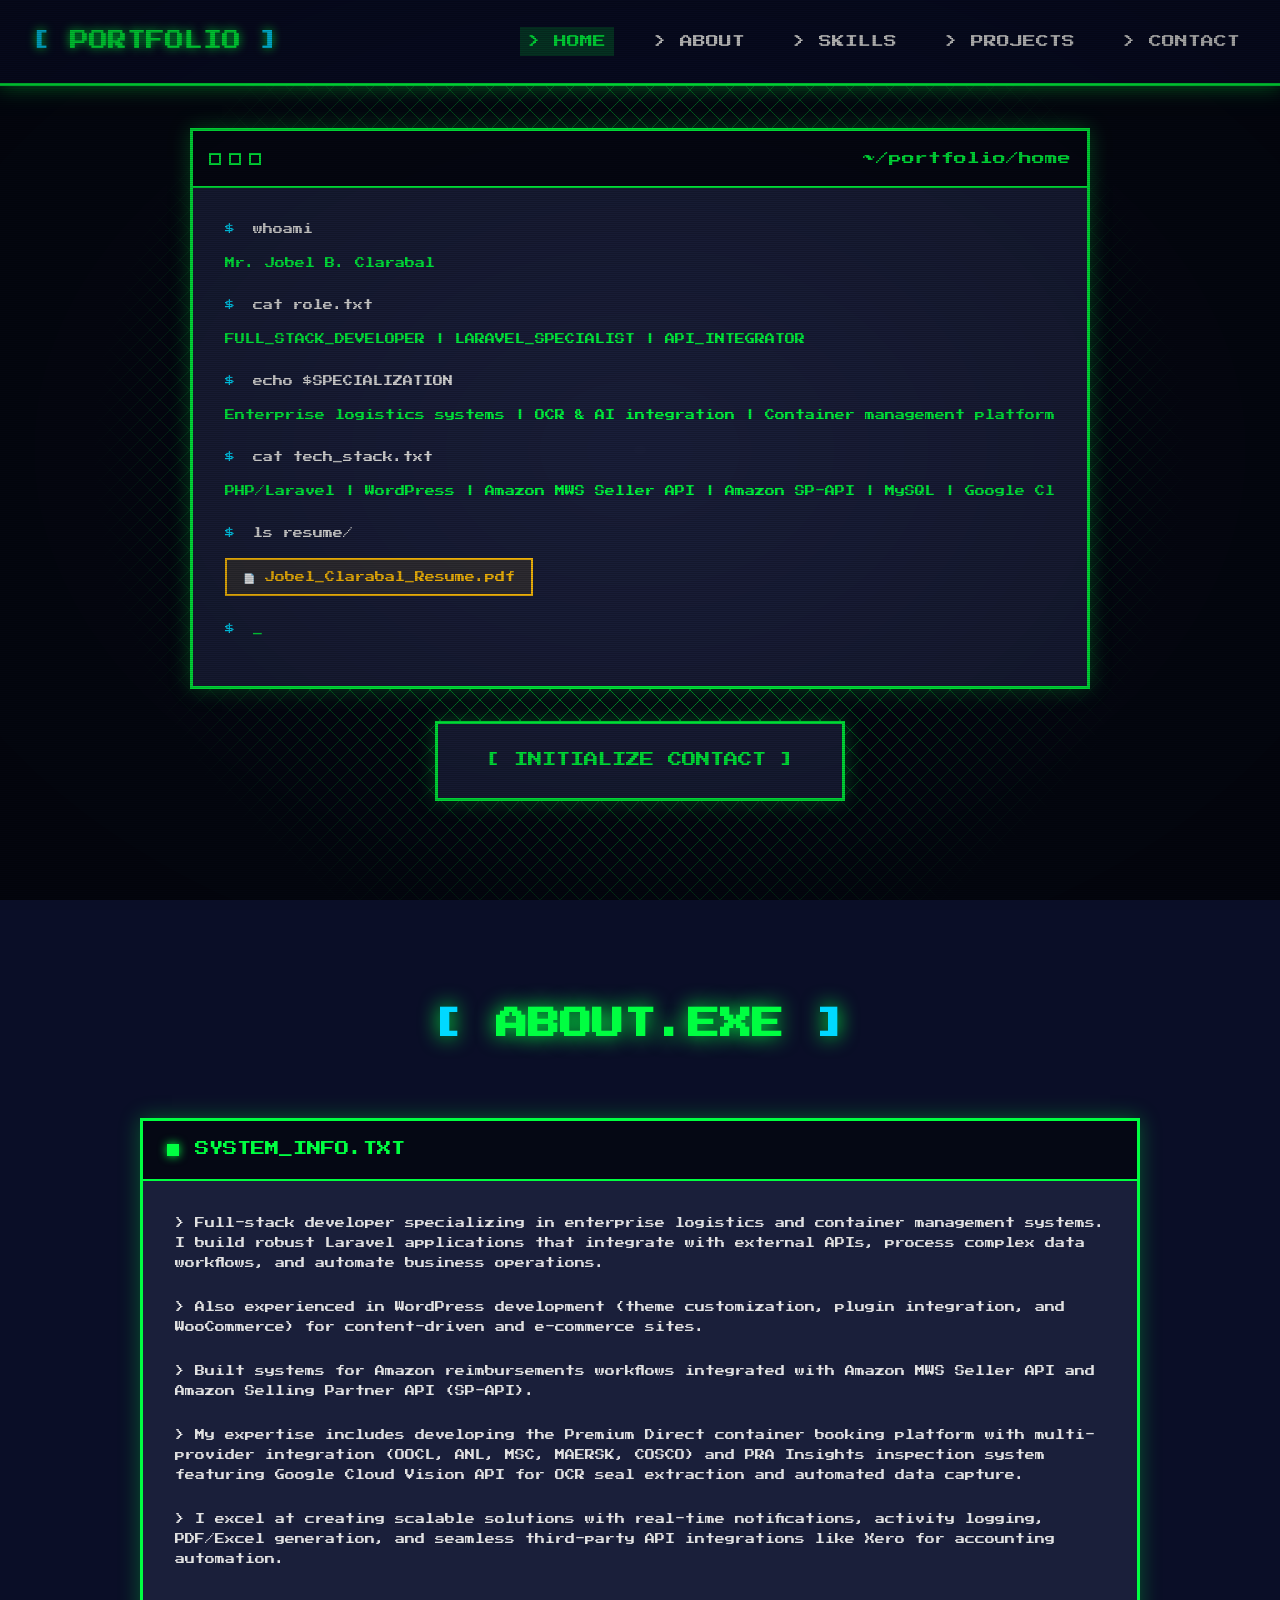
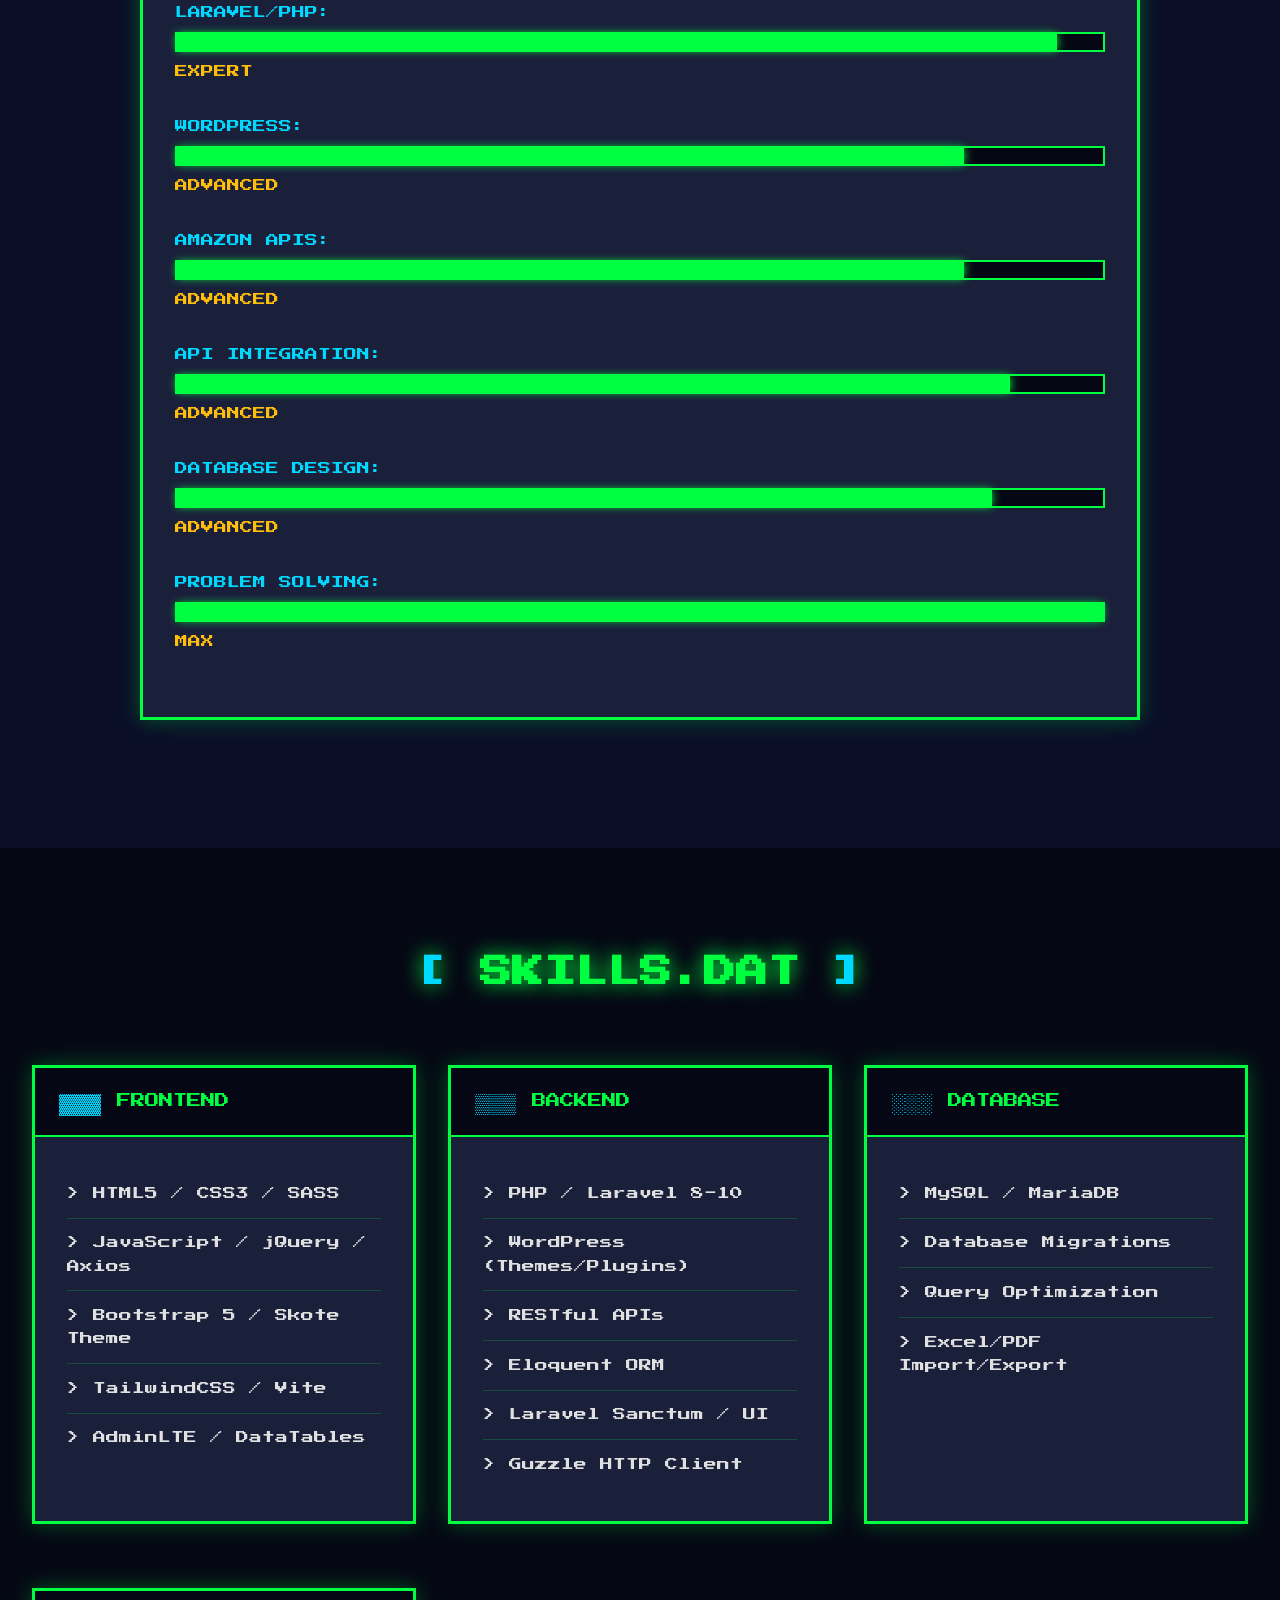
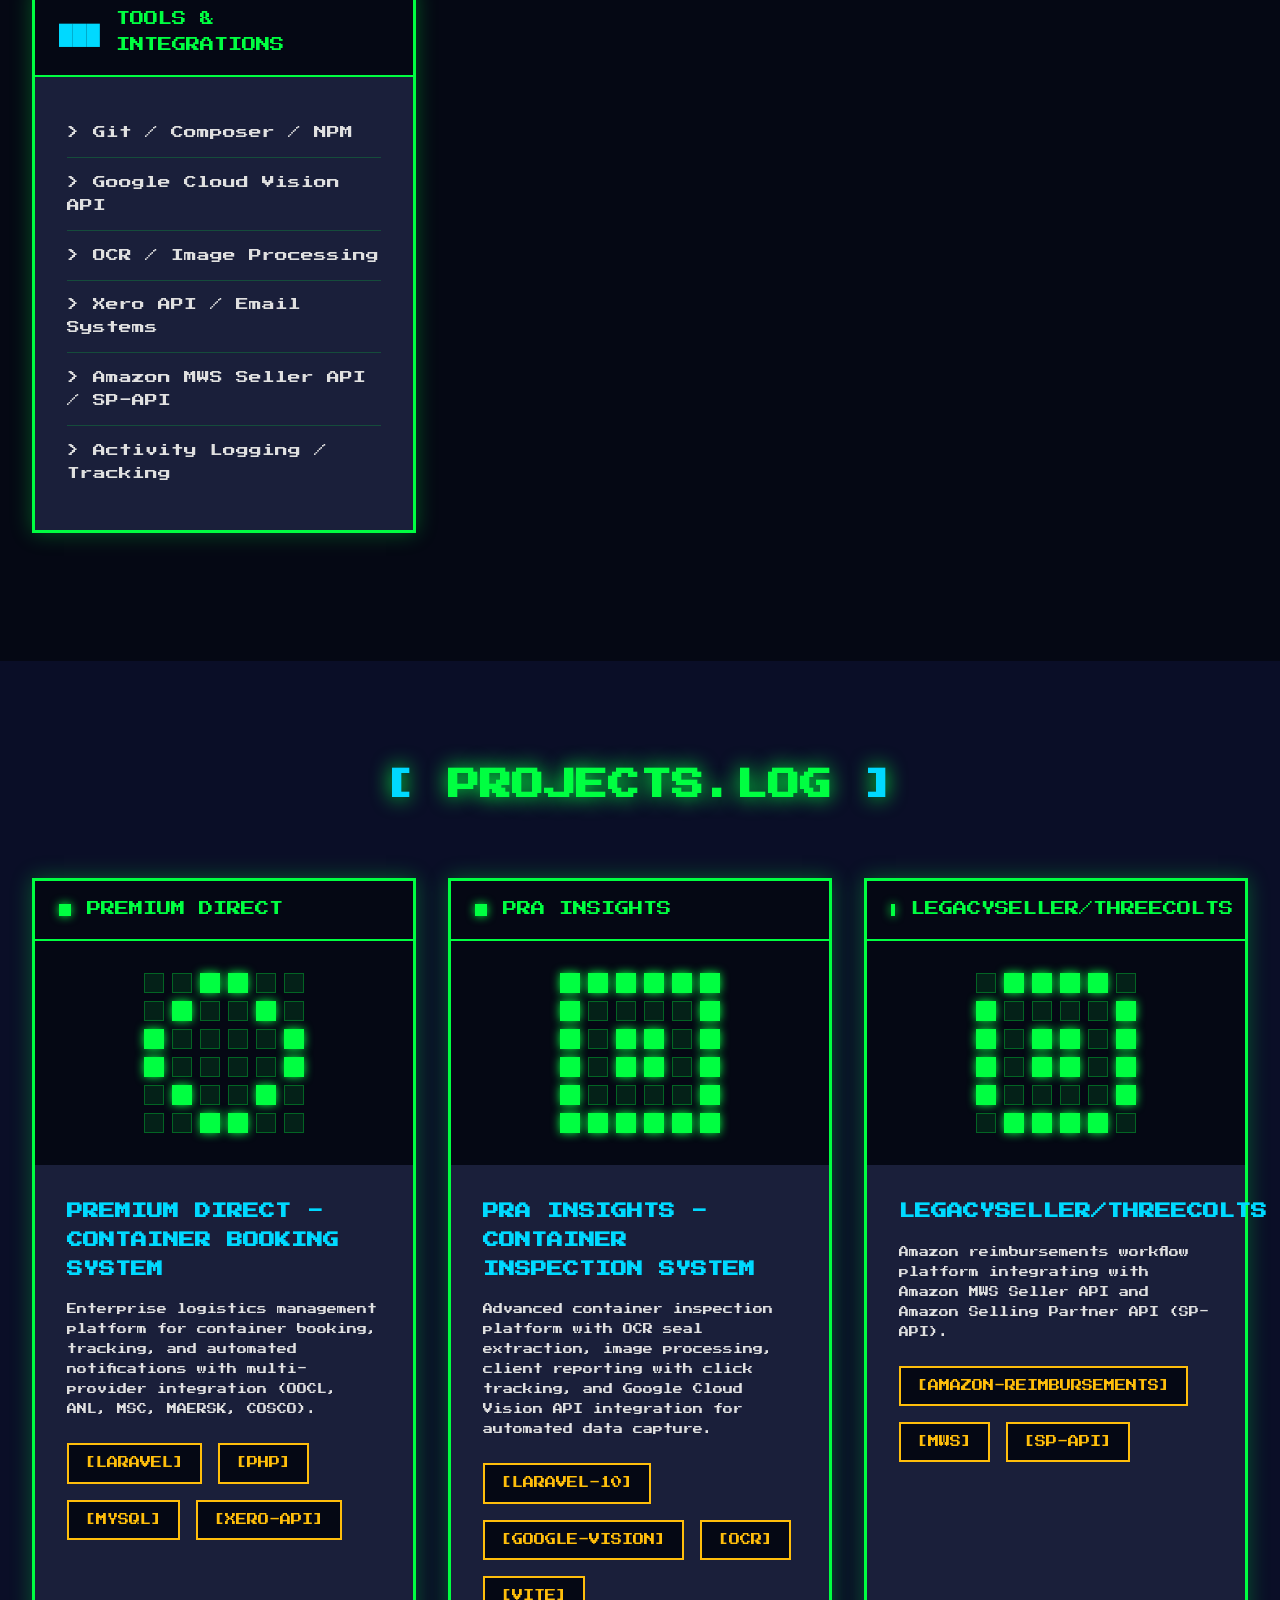
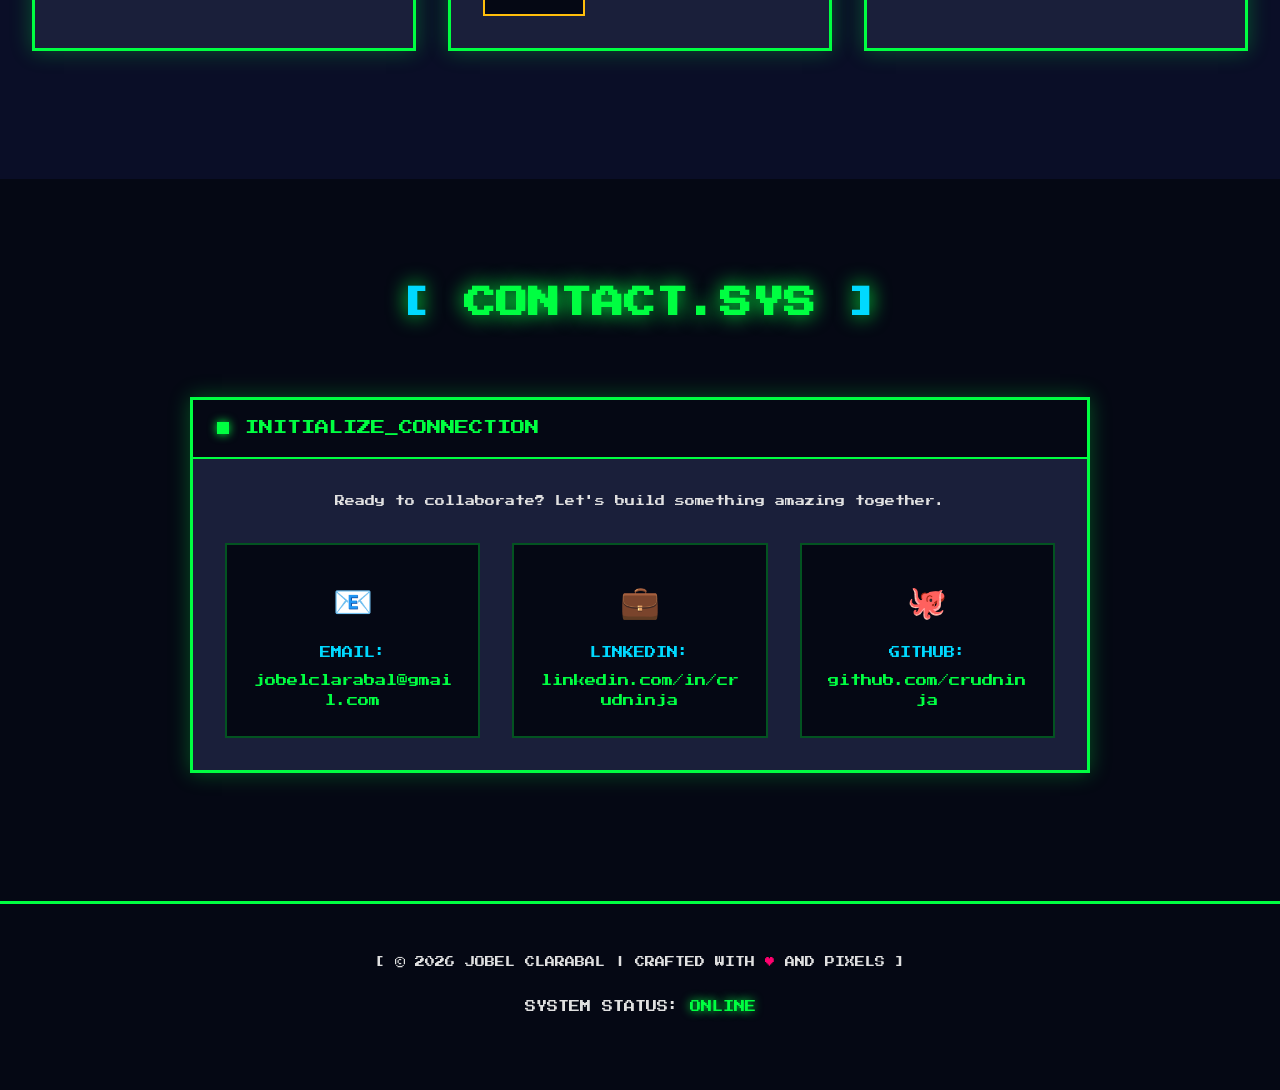
<file: index.html>
<!DOCTYPE html>
<html lang="en">
<head>
    <meta charset="UTF-8">
    <meta name="viewport" content="width=device-width, initial-scale=1.0">
    <title>[ MR. JOBEL B. CLARABAL ]</title>
    
    <!-- SEO Meta Tags -->
    <meta name="description" content="Full-stack developer specializing in Laravel/PHP and WordPress. Built enterprise logistics platforms, container management systems, and OCR-powered inspection tools with multi-provider API integrations. 7+ years delivering production-ready web applications.">
    <meta name="author" content="Jobel Clarabal">
    <meta name="keywords" content="Laravel Developer, PHP Developer, WordPress Developer, Full-Stack Developer, API Integration, Web Development, Container Management, Logistics Systems">
    
    <!-- Open Graph Meta Tags (Facebook, LinkedIn, etc.) -->
    <meta property="og:title" content="Jobel Clarabal | Laravel Full-Stack Developer & API Integration Specialist">
    <meta property="og:description" content="Full-stack developer specializing in Laravel/PHP and WordPress. Built enterprise logistics platforms, container management systems, and OCR-powered inspection tools with multi-provider API integrations. 7+ years delivering production-ready web applications.">
    <meta property="og:type" content="website">
    <meta property="og:url" content="https://crudninja.me">
    <meta property="og:image" content="https://crudninja.me/portfolio-thumbnail.jpg">
    <meta property="og:image:width" content="1200">
    <meta property="og:image:height" content="630">
    <meta property="og:site_name" content="Jobel Clarabal Portfolio">
    
    <!-- Twitter Card Meta Tags -->
    <meta name="twitter:card" content="summary_large_image">
    <meta name="twitter:title" content="Jobel Clarabal | Laravel Full-Stack Developer & API Integration Specialist">
    <meta name="twitter:description" content="Full-stack developer specializing in Laravel/PHP and WordPress. Built enterprise logistics platforms, container management systems, and OCR-powered inspection tools with multi-provider API integrations.">
    <meta name="twitter:image" content="https://crudninja.me/portfolio-thumbnail.jpg">
    <meta name="twitter:creator" content="@crudninja">
    
    <!-- Favicon -->
    <link rel="icon" type="image/x-icon" href="/favicon.ico">
    <link rel="icon" type="image/png" sizes="32x32" href="/favicon-32x32.png">
    <link rel="icon" type="image/png" sizes="16x16" href="/favicon-16x16.png">
    <link rel="apple-touch-icon" sizes="180x180" href="/apple-touch-icon.png">
    
    <link rel="stylesheet" href="styles.css">
</head>
<body>
    <div class="scanlines"></div>
    <div class="crt-overlay"></div>
    
    <nav class="navbar">
        <div class="nav-container">
            <div class="nav-logo">
                <span class="pixel-bracket">[</span>
                <span class="glitch" data-text="PORTFOLIO">PORTFOLIO</span>
                <span class="pixel-bracket">]</span>
            </div>
            <ul class="nav-menu">
                <li class="nav-item"><a href="#home" class="nav-link">> HOME</a></li>
                <li class="nav-item"><a href="#about" class="nav-link">> ABOUT</a></li>
                <li class="nav-item"><a href="#skills" class="nav-link">> SKILLS</a></li>
                <li class="nav-item"><a href="#projects" class="nav-link">> PROJECTS</a></li>
                <li class="nav-item"><a href="#contact" class="nav-link">> CONTACT</a></li>
            </ul>
        </div>
    </nav>

    <section id="home" class="hero">
        <div class="hero-content">
            <div class="terminal-window">
                <div class="terminal-header">
                    <span class="terminal-button"></span>
                    <span class="terminal-button"></span>
                    <span class="terminal-button"></span>
                    <span class="terminal-title">~/portfolio/home</span>
                </div>
                <div class="terminal-body">
                    <p class="terminal-line"><span class="prompt">$</span> whoami</p>
                    <p class="terminal-output typing-effect">Mr. Jobel B. Clarabal</p>
                    <p class="terminal-line"><span class="prompt">$</span> cat role.txt</p>
                    <p class="terminal-output typing-effect delay-1">FULL_STACK_DEVELOPER | LARAVEL_SPECIALIST | API_INTEGRATOR</p>
                    <p class="terminal-line"><span class="prompt">$</span> echo $SPECIALIZATION</p>
                    <p class="terminal-output typing-effect delay-2">Enterprise logistics systems | OCR & AI integration | Container management platforms</p>
                    <p class="terminal-line"><span class="prompt">$</span> cat tech_stack.txt</p>
                    <p class="terminal-output typing-effect delay-3">PHP/Laravel | WordPress | Amazon MWS Seller API | Amazon SP-API | MySQL | Google Cloud Vision | Xero API | Bootstrap | DataTables</p>
                    
                    <p class="terminal-line"><span class="prompt">$</span> ls resume/</p>
                    <p class="terminal-output typing-effect delay-4">
                        <a href="resume.pdf" download class="resume-link">📄 Jobel_Clarabal_Resume.pdf</a>
                    </p>
                   
                    <p class="terminal-line cursor-blink"><span class="prompt">$</span> <span class="cursor">_</span></p>
                </div>
            </div>
            <div class="hero-buttons">
                <!-- <a href="resume.pdf" download class="pixel-button">[ DOWNLOAD RESUME ]</a> -->
                <a href="#contact" class="pixel-button">[ INITIALIZE CONTACT ]</a>
            </div>
        </div>
    </section>

    <section id="about" class="section">
        <div class="container">
            <h2 class="section-title">
                <span class="pixel-bracket">[</span> ABOUT.EXE <span class="pixel-bracket">]</span>
            </h2>
            <div class="about-content">
                <div class="pixel-card">
                    <div class="card-header">
                        <span class="status-indicator blink"></span>
                        <span class="card-title">SYSTEM_INFO.TXT</span>
                    </div>
                    <div class="card-body">
                        <p class="pixel-text">> Full-stack developer specializing in enterprise logistics and container management systems. I build robust Laravel applications that integrate with external APIs, process complex data workflows, and automate business operations.</p>
                        <p class="pixel-text">> Also experienced in WordPress development (theme customization, plugin integration, and WooCommerce) for content-driven and e-commerce sites.</p>
                        <p class="pixel-text">> Built systems for Amazon reimbursements workflows integrated with Amazon MWS Seller API and Amazon Selling Partner API (SP-API).</p>
                        <p class="pixel-text">> My expertise includes developing the Premium Direct container booking platform with multi-provider integration (OOCL, ANL, MSC, MAERSK, COSCO) and PRA Insights inspection system featuring Google Cloud Vision API for OCR seal extraction and automated data capture.</p>
                        <p class="pixel-text">> I excel at creating scalable solutions with real-time notifications, activity logging, PDF/Excel generation, and seamless third-party API integrations like Xero for accounting automation.</p>
                        <div class="stats-grid">
                            <div class="stat-item">
                                <span class="stat-label">LARAVEL/PHP:</span>
                                <div class="progress-bar">
                                    <div class="progress-fill" style="width: 95%"></div>
                                </div>
                                <span class="stat-value">EXPERT</span>
                            </div>
                            <div class="stat-item">
                                <span class="stat-label">WORDPRESS:</span>
                                <div class="progress-bar">
                                    <div class="progress-fill" style="width: 85%"></div>
                                </div>
                                <span class="stat-value">ADVANCED</span>
                            </div>
                            <div class="stat-item">
                                <span class="stat-label">AMAZON APIS:</span>
                                <div class="progress-bar">
                                    <div class="progress-fill" style="width: 85%"></div>
                                </div>
                                <span class="stat-value">ADVANCED</span>
                            </div>
                            <div class="stat-item">
                                <span class="stat-label">API INTEGRATION:</span>
                                <div class="progress-bar">
                                    <div class="progress-fill" style="width: 90%"></div>
                                </div>
                                <span class="stat-value">ADVANCED</span>
                            </div>
                            <div class="stat-item">
                                <span class="stat-label">DATABASE DESIGN:</span>
                                <div class="progress-bar">
                                    <div class="progress-fill" style="width: 88%"></div>
                                </div>
                                <span class="stat-value">ADVANCED</span>
                            </div>
                            <div class="stat-item">
                                <span class="stat-label">PROBLEM SOLVING:</span>
                                <div class="progress-bar">
                                    <div class="progress-fill" style="width: 100%"></div>
                                </div>
                                <span class="stat-value">MAX</span>
                            </div>
                        </div>
                    </div>
                </div>
            </div>
        </div>
    </section>

    <section id="skills" class="section section-alt">
        <div class="container">
            <h2 class="section-title">
                <span class="pixel-bracket">[</span> SKILLS.DAT <span class="pixel-bracket">]</span>
            </h2>
            <div class="skills-grid">
                <div class="pixel-card skill-card">
                    <div class="card-header">
                        <span class="skill-icon">▓▓▓</span>
                        <span class="card-title">FRONTEND</span>
                    </div>
                    <div class="card-body">
                        <ul class="skill-list">
                            <li>> HTML5 / CSS3 / SASS</li>
                            <li>> JavaScript / jQuery / Axios</li>
                            <li>> Bootstrap 5 / Skote Theme</li>
                            <li>> TailwindCSS / Vite</li>
                            <li>> AdminLTE / DataTables</li>
                        </ul>
                    </div>
                </div>
                <div class="pixel-card skill-card">
                    <div class="card-header">
                        <span class="skill-icon">▒▒▒</span>
                        <span class="card-title">BACKEND</span>
                    </div>
                    <div class="card-body">
                        <ul class="skill-list">
                            <li>> PHP / Laravel 8-10</li>
                            <li>> WordPress (Themes/Plugins)</li>
                            <li>> RESTful APIs</li>
                            <li>> Eloquent ORM</li>
                            <li>> Laravel Sanctum / UI</li>
                            <li>> Guzzle HTTP Client</li>
                        </ul>
                    </div>
                </div>
                <div class="pixel-card skill-card">
                    <div class="card-header">
                        <span class="skill-icon">░░░</span>
                        <span class="card-title">DATABASE</span>
                    </div>
                    <div class="card-body">
                        <ul class="skill-list">
                            <li>> MySQL / MariaDB</li>
                            <li>> Database Migrations</li>
                            <li>> Query Optimization</li>
                            <li>> Excel/PDF Import/Export</li>
                        </ul>
                    </div>
                </div>
                <div class="pixel-card skill-card">
                    <div class="card-header">
                        <span class="skill-icon">███</span>
                        <span class="card-title">TOOLS & INTEGRATIONS</span>
                    </div>
                    <div class="card-body">
                        <ul class="skill-list">
                            <li>> Git / Composer / NPM</li>
                            <li>> Google Cloud Vision API</li>
                            <li>> OCR / Image Processing</li>
                            <li>> Xero API / Email Systems</li>
                            <li>> Amazon MWS Seller API / SP-API</li>
                            <li>> Activity Logging / Tracking</li>
                        </ul>
                    </div>
                </div>
            </div>
        </div>
    </section>

    <section id="projects" class="section">
        <div class="container">
            <h2 class="section-title">
                <span class="pixel-bracket">[</span> PROJECTS.LOG <span class="pixel-bracket">]</span>
            </h2>
            <div class="projects-grid">
                <div class="pixel-card project-card">
                    <div class="card-header">
                        <span class="status-indicator blink"></span>
                        <span class="card-title">PREMIUM DIRECT</span>
                    </div>
                    <div class="project-screen">
                        <div class="pixel-art-placeholder">
                            <div class="pixel-grid">
                                <div class="pixel-row">
                                    <span class="pixel"></span><span class="pixel"></span><span class="pixel active"></span><span class="pixel active"></span><span class="pixel"></span><span class="pixel"></span>
                                </div>
                                <div class="pixel-row">
                                    <span class="pixel"></span><span class="pixel active"></span><span class="pixel"></span><span class="pixel"></span><span class="pixel active"></span><span class="pixel"></span>
                                </div>
                                <div class="pixel-row">
                                    <span class="pixel active"></span><span class="pixel"></span><span class="pixel"></span><span class="pixel"></span><span class="pixel"></span><span class="pixel active"></span>
                                </div>
                                <div class="pixel-row">
                                    <span class="pixel active"></span><span class="pixel"></span><span class="pixel"></span><span class="pixel"></span><span class="pixel"></span><span class="pixel active"></span>
                                </div>
                                <div class="pixel-row">
                                    <span class="pixel"></span><span class="pixel active"></span><span class="pixel"></span><span class="pixel"></span><span class="pixel active"></span><span class="pixel"></span>
                                </div>
                                <div class="pixel-row">
                                    <span class="pixel"></span><span class="pixel"></span><span class="pixel active"></span><span class="pixel active"></span><span class="pixel"></span><span class="pixel"></span>
                                </div>
                            </div>
                        </div>
                    </div>
                    <div class="card-body">
                        <h3 class="project-title">PREMIUM DIRECT - CONTAINER BOOKING SYSTEM</h3>
                        <p class="pixel-text">Enterprise logistics management platform for container booking, tracking, and automated notifications with multi-provider integration (OOCL, ANL, MSC, MAERSK, COSCO).</p>
                        <div class="project-tags">
                            <span class="pixel-tag">[LARAVEL]</span>
                            <span class="pixel-tag">[PHP]</span>
                            <span class="pixel-tag">[MYSQL]</span>
                            <span class="pixel-tag">[XERO-API]</span>
                        </div>
                    </div>
                </div>

                <div class="pixel-card project-card">
                    <div class="card-header">
                        <span class="status-indicator blink"></span>
                        <span class="card-title">PRA INSIGHTS</span>
                    </div>
                    <div class="project-screen">
                        <div class="pixel-art-placeholder">
                            <div class="pixel-grid">
                                <div class="pixel-row">
                                    <span class="pixel active"></span><span class="pixel active"></span><span class="pixel active"></span><span class="pixel active"></span><span class="pixel active"></span><span class="pixel active"></span>
                                </div>
                                <div class="pixel-row">
                                    <span class="pixel active"></span><span class="pixel"></span><span class="pixel"></span><span class="pixel"></span><span class="pixel"></span><span class="pixel active"></span>
                                </div>
                                <div class="pixel-row">
                                    <span class="pixel active"></span><span class="pixel"></span><span class="pixel active"></span><span class="pixel active"></span><span class="pixel"></span><span class="pixel active"></span>
                                </div>
                                <div class="pixel-row">
                                    <span class="pixel active"></span><span class="pixel"></span><span class="pixel active"></span><span class="pixel active"></span><span class="pixel"></span><span class="pixel active"></span>
                                </div>
                                <div class="pixel-row">
                                    <span class="pixel active"></span><span class="pixel"></span><span class="pixel"></span><span class="pixel"></span><span class="pixel"></span><span class="pixel active"></span>
                                </div>
                                <div class="pixel-row">
                                    <span class="pixel active"></span><span class="pixel active"></span><span class="pixel active"></span><span class="pixel active"></span><span class="pixel active"></span><span class="pixel active"></span>
                                </div>
                            </div>
                        </div>
                    </div>
                    <div class="card-body">
                        <h3 class="project-title">PRA INSIGHTS - CONTAINER INSPECTION SYSTEM</h3>
                        <p class="pixel-text">Advanced container inspection platform with OCR seal extraction, image processing, client reporting with click tracking, and Google Cloud Vision API integration for automated data capture.</p>
                        <div class="project-tags">
                            <span class="pixel-tag">[LARAVEL-10]</span>
                            <span class="pixel-tag">[GOOGLE-VISION]</span>
                            <span class="pixel-tag">[OCR]</span>
                            <span class="pixel-tag">[VITE]</span>
                        </div>
                    </div>
                </div>

                <div class="pixel-card project-card">
                    <div class="card-header">
                        <span class="status-indicator blink"></span>
                        <span class="card-title">LEGACYSELLER/THREECOLTS</span>
                    </div>
                    <div class="project-screen">
                        <div class="pixel-art-placeholder">
                            <div class="pixel-grid">
                                <div class="pixel-row">
                                    <span class="pixel"></span><span class="pixel active"></span><span class="pixel active"></span><span class="pixel active"></span><span class="pixel active"></span><span class="pixel"></span>
                                </div>
                                <div class="pixel-row">
                                    <span class="pixel active"></span><span class="pixel"></span><span class="pixel"></span><span class="pixel"></span><span class="pixel"></span><span class="pixel active"></span>
                                </div>
                                <div class="pixel-row">
                                    <span class="pixel active"></span><span class="pixel"></span><span class="pixel active"></span><span class="pixel active"></span><span class="pixel"></span><span class="pixel active"></span>
                                </div>
                                <div class="pixel-row">
                                    <span class="pixel active"></span><span class="pixel"></span><span class="pixel active"></span><span class="pixel active"></span><span class="pixel"></span><span class="pixel active"></span>
                                </div>
                                <div class="pixel-row">
                                    <span class="pixel active"></span><span class="pixel"></span><span class="pixel"></span><span class="pixel"></span><span class="pixel"></span><span class="pixel active"></span>
                                </div>
                                <div class="pixel-row">
                                    <span class="pixel"></span><span class="pixel active"></span><span class="pixel active"></span><span class="pixel active"></span><span class="pixel active"></span><span class="pixel"></span>
                                </div>
                            </div>
                        </div>
                    </div>
                    <div class="card-body">
                        <h3 class="project-title">LEGACYSELLER/THREECOLTS</h3>
                        <p class="pixel-text">Amazon reimbursements workflow platform integrating with Amazon MWS Seller API and Amazon Selling Partner API (SP-API).</p>
                        <div class="project-tags">
                            <span class="pixel-tag">[AMAZON-REIMBURSEMENTS]</span>
                            <span class="pixel-tag">[MWS]</span>
                            <span class="pixel-tag">[SP-API]</span>
                        </div>
                    </div>
                </div>

                <!--
                <div class="pixel-card project-card">
                    <div class="card-header">
                        <span class="status-indicator blink"></span>
                        <span class="card-title">PROJECT_003</span>
                    </div>
                    <div class="project-screen">
                        <div class="pixel-art-placeholder">
                            <div class="pixel-grid">
                                <div class="pixel-row">
                                    <span class="pixel"></span><span class="pixel active"></span><span class="pixel active"></span><span class="pixel active"></span><span class="pixel active"></span><span class="pixel"></span>
                                </div>
                                <div class="pixel-row">
                                    <span class="pixel active"></span><span class="pixel"></span><span class="pixel"></span><span class="pixel"></span><span class="pixel"></span><span class="pixel active"></span>
                                </div>
                                <div class="pixel-row">
                                    <span class="pixel active"></span><span class="pixel"></span><span class="pixel active"></span><span class="pixel active"></span><span class="pixel"></span><span class="pixel active"></span>
                                </div>
                                <div class="pixel-row">
                                    <span class="pixel active"></span><span class="pixel"></span><span class="pixel active"></span><span class="pixel active"></span><span class="pixel"></span><span class="pixel active"></span>
                                </div>
                                <div class="pixel-row">
                                    <span class="pixel active"></span><span class="pixel"></span><span class="pixel"></span><span class="pixel"></span><span class="pixel"></span><span class="pixel active"></span>
                                </div>
                                <div class="pixel-row">
                                    <span class="pixel"></span><span class="pixel active"></span><span class="pixel active"></span><span class="pixel active"></span><span class="pixel active"></span><span class="pixel"></span>
                                </div>
                            </div>
                        </div>
                    </div>
                    <div class="card-body">
                        <h3 class="project-title">PORTFOLIO BUILDER</h3>
                        <p class="pixel-text">Drag-and-drop portfolio builder for creating stunning sites without code.</p>
                        <div class="project-tags">
                            <span class="pixel-tag">[REACT]</span>
                            <span class="pixel-tag">[PYTHON]</span>
                            <span class="pixel-tag">[POSTGRES]</span>
                        </div>
                    </div>
                </div>
                -->
            </div>
        </div>
    </section>

    <section id="contact" class="section section-alt">
        <div class="container">
            <h2 class="section-title">
                <span class="pixel-bracket">[</span> CONTACT.SYS <span class="pixel-bracket">]</span>
            </h2>
            <div class="contact-content">
                <div class="pixel-card contact-card">
                    <div class="card-header">
                        <span class="status-indicator blink"></span>
                        <span class="card-title">INITIALIZE_CONNECTION</span>
                    </div>
                    <div class="card-body">
                        <p class="pixel-text center">Ready to collaborate? Let's build something amazing together.</p>
                        <div class="contact-grid">
                            <div class="contact-item">
                                <div class="contact-icon">📧</div>
                                <div class="contact-label">EMAIL:</div>
                                <a href="mailto:jobelclarabal@gmail.com" class="contact-link">jobelclarabal@gmail.com</a>
                            </div>
                            <div class="contact-item">
                                <div class="contact-icon">💼</div>
                                <div class="contact-label">LINKEDIN:</div>
                                <a href="https://www.linkedin.com/in/crudninja/" target="_blank" class="contact-link">linkedin.com/in/crudninja</a>
                            </div>
                            <div class="contact-item">
                                <div class="contact-icon">🐙</div>
                                <div class="contact-label">GITHUB:</div>
                                <a href="https://github.com/crudninja" target="_blank" class="contact-link">github.com/crudninja</a>
                            </div>
                        </div>
                    </div>
                </div>
            </div>
        </div>
    </section>

    <footer class="footer">
        <div class="footer-content">
            <p class="pixel-text">[ © 2026 JOBEL CLARABAL | CRAFTED WITH <span class="heart blink">♥</span> AND PIXELS ]</p>
            <p class="pixel-text small">SYSTEM STATUS: <span class="status-ok">ONLINE</span></p>
        </div>
    </footer>

    <script src="script.js"></script>

    <script type="text/javascript">
    var Tawk_API=Tawk_API||{}, Tawk_LoadStart=new Date();
    (function(){
    var s1=document.createElement("script"),s0=document.getElementsByTagName("script")[0];
    s1.async=true;
    s1.src='https://embed.tawk.to/5e7c40d469e9320caabd2027/default';
    s1.charset='UTF-8';
    s1.setAttribute('crossorigin','*');
    s0.parentNode.insertBefore(s1,s0);
    })();
    </script>
</body>
</html>
</file>
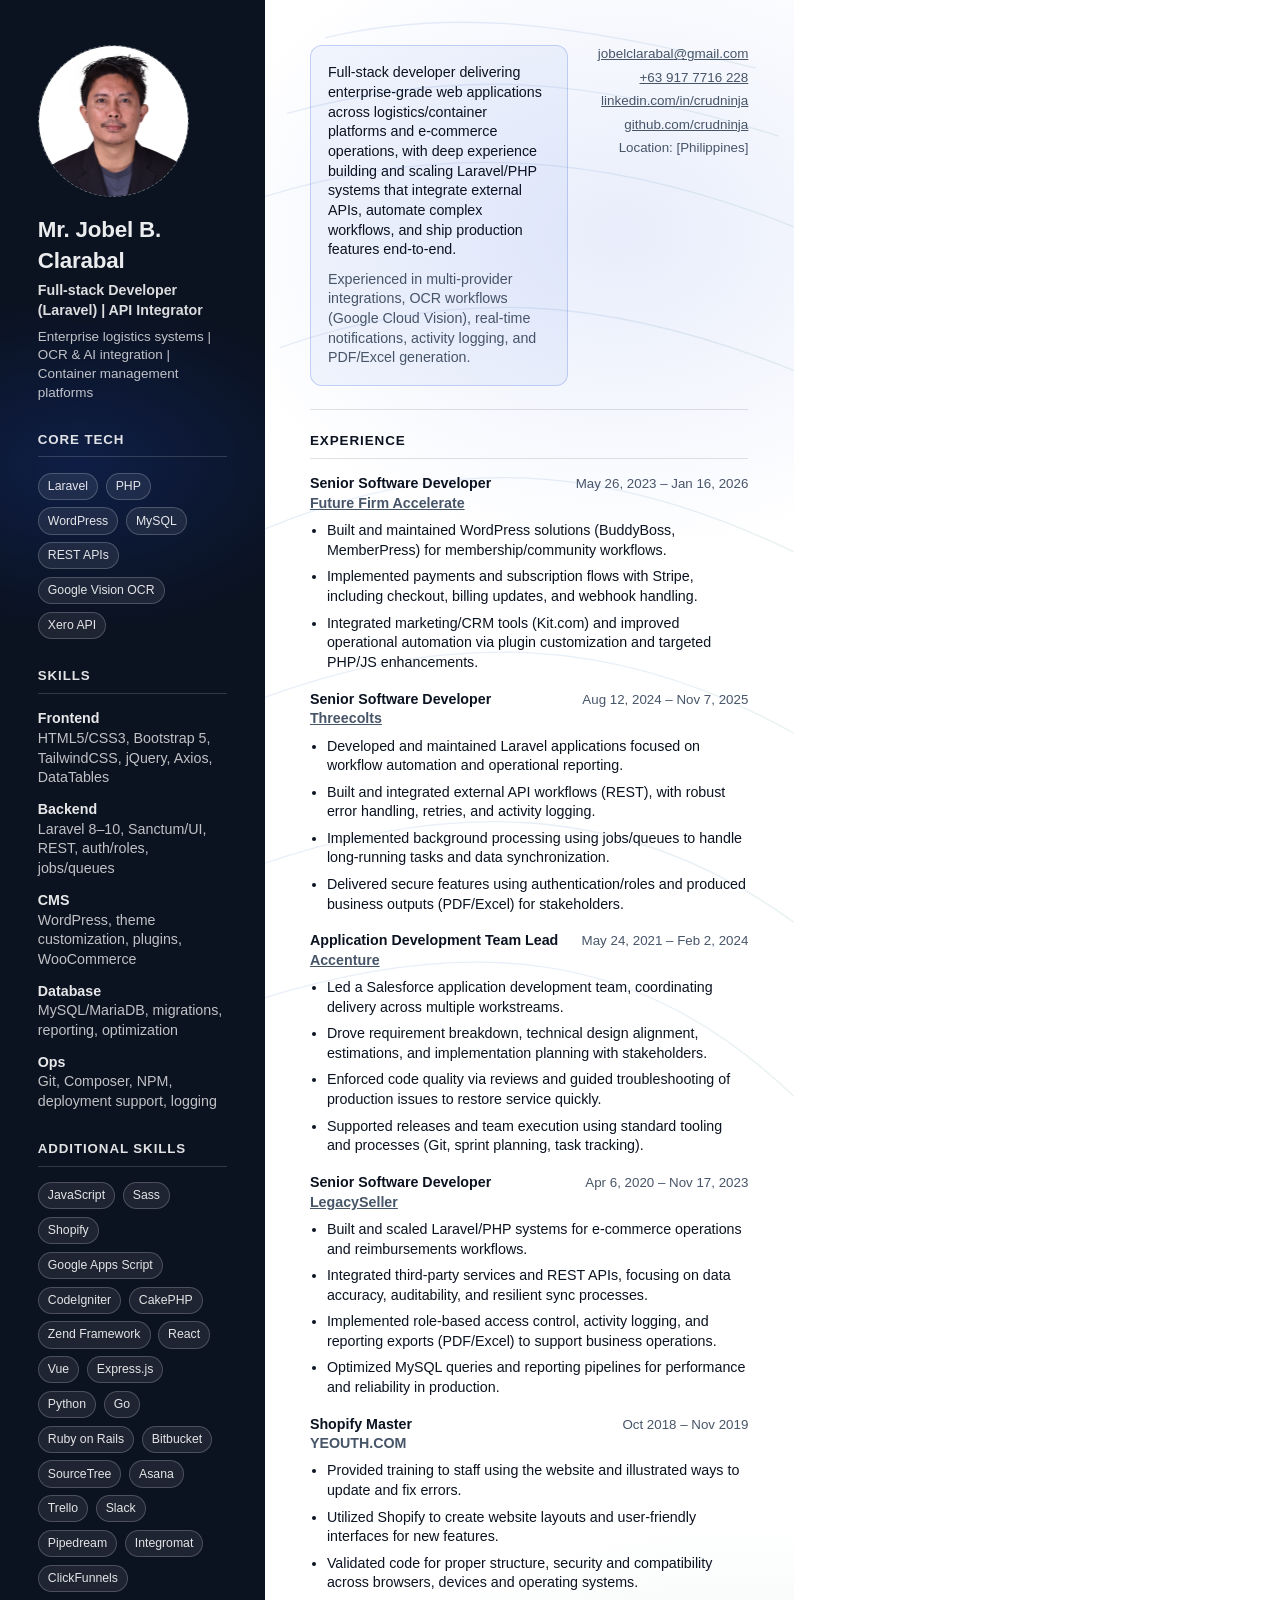
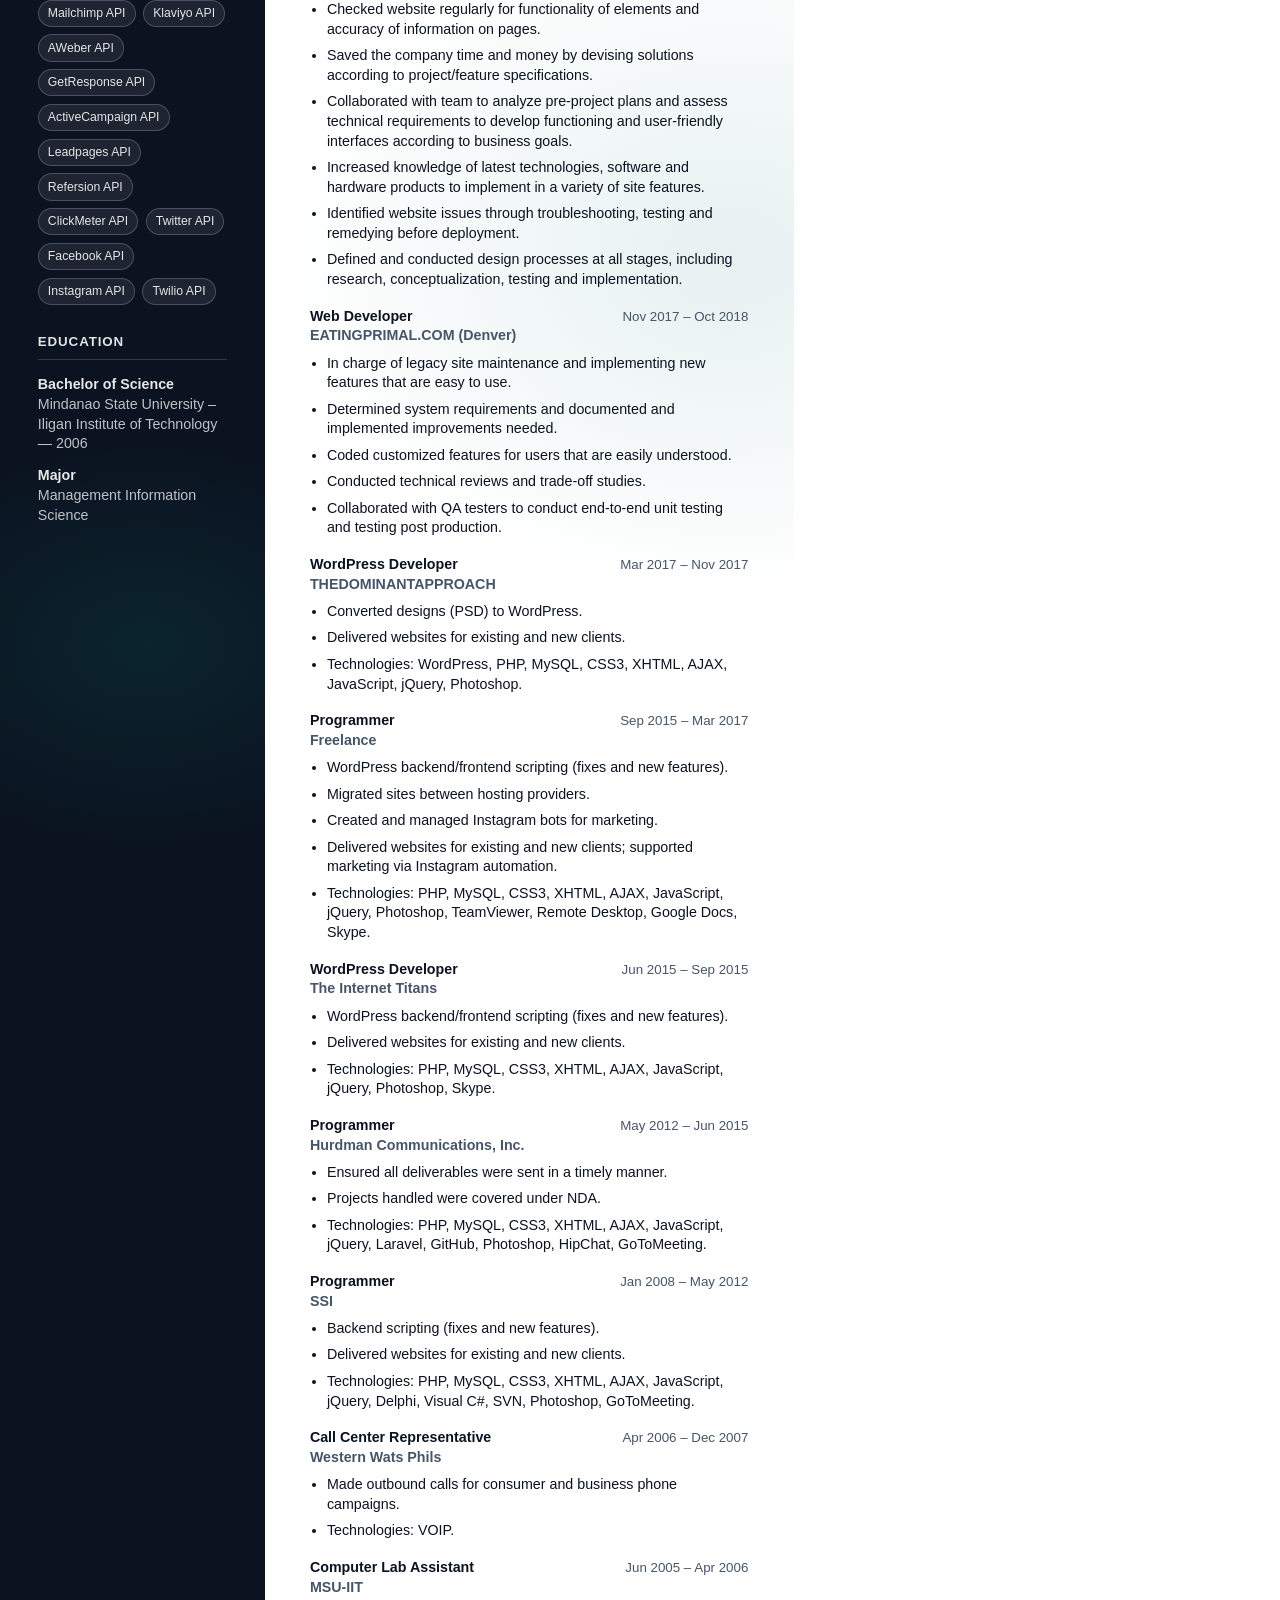
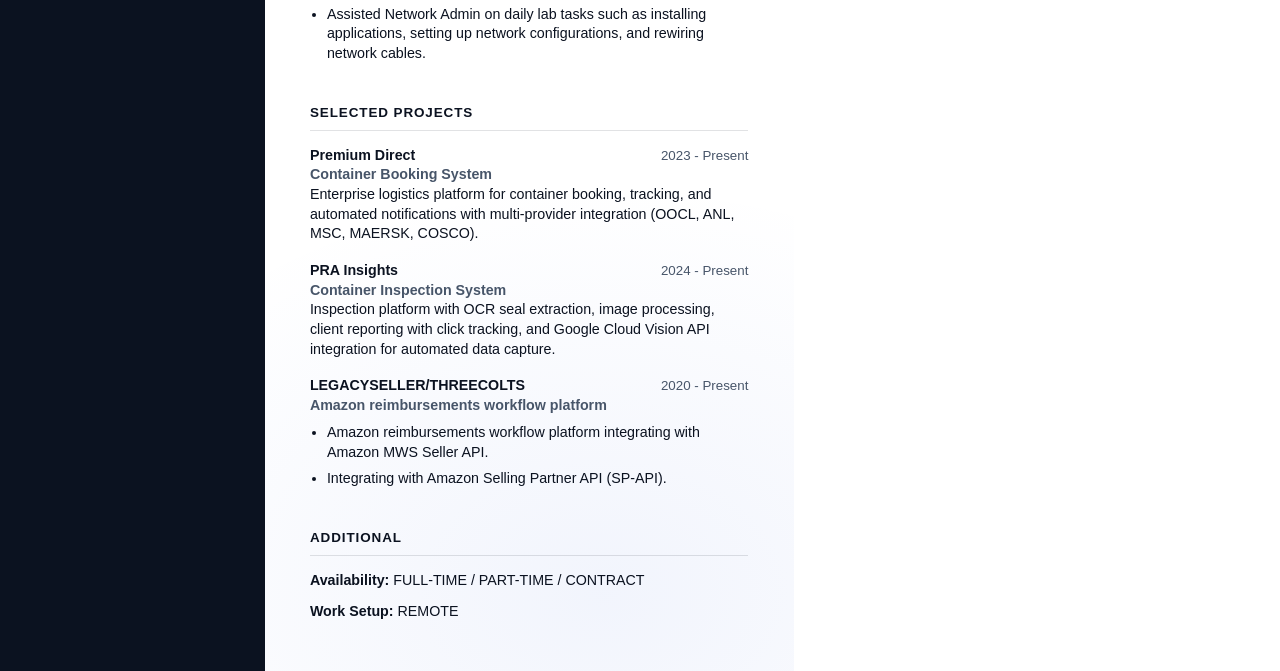
<file: resume.html>
<!DOCTYPE html>
<html lang="en">
<head>
  <meta charset="utf-8" />
  <meta name="viewport" content="width=device-width, initial-scale=1" />
  <title>Jobel Clarabal - Resume</title>
  <link rel="stylesheet" href="resume.css" />
</head>
<body>
  <main class="resume">
    <div class="bg" aria-hidden="true">
      <div class="wash"></div>

      <svg class="contours" viewBox="0 0 210 297" xmlns="http://www.w3.org/2000/svg" preserveAspectRatio="none">
        <defs>
          <linearGradient id="cg" x1="0" y1="0" x2="1" y2="1">
            <stop offset="0" stop-color="#1d4ed8" />
            <stop offset="1" stop-color="#0f766e" />
          </linearGradient>
        </defs>
        <g fill="none" stroke="url(#cg)" stroke-width="0.35" opacity="0.9">
          <path d="M86 10 C120 2, 150 6, 200 18" />
          <path d="M76 30 C120 18, 156 20, 206 36" />
          <path d="M70 52 C116 38, 160 40, 210 60" />
          <path d="M74 92 C120 76, 160 78, 210 98" />
          <path d="M70 140 C118 120, 160 122, 210 146" />
          <path d="M66 186 C118 166, 164 168, 210 194" />
          <path d="M60 232 C118 210, 166 212, 210 244" />
          <path d="M52 270 C118 246, 166 248, 210 290" />
        </g>
      </svg>

      <svg class="corners" viewBox="0 0 210 297" xmlns="http://www.w3.org/2000/svg" preserveAspectRatio="none">
        <defs>
          <linearGradient id="ag" x1="0" y1="0" x2="1" y2="1">
            <stop offset="0" stop-color="#1d4ed8" />
            <stop offset="1" stop-color="#0f766e" />
          </linearGradient>
        </defs>
        <g fill="none" stroke="url(#ag)" stroke-width="0.9">
          <path d="M4 12 H44" />
          <path d="M4 12 V40" />
          <path d="M206 18 H168" />
          <path d="M206 18 V48" />
          <path d="M6 282 H42" />
          <path d="M6 282 V252" />
          <path d="M206 286 H170" />
          <path d="M206 286 V254" />
        </g>
      </svg>
    </div>

    <div class="shell">
      <aside class="sidebar">
        <div>
          <div class="photo"><img src="DSC_0457.JPG" alt="Jobel Clarabal" /></div>
          <div style="margin-top: 5mm;">
            <div class="name">Mr. Jobel B. Clarabal</div>
            <div class="role">Full-stack Developer (Laravel) | API Integrator</div>
            <div class="tagline">Enterprise logistics systems | OCR & AI integration | Container management platforms</div>
          </div>
        </div>

        <div class="side-section">
          <h2>Core Tech</h2>
          <div class="side-rule"></div>
          <div class="pills">
            <span class="pill">Laravel</span>
            <span class="pill">PHP</span>
            <span class="pill">WordPress</span>
            <span class="pill">MySQL</span>
            <span class="pill">REST APIs</span>
            <span class="pill">Google Vision OCR</span>
            <span class="pill">Xero API</span>
          </div>
        </div>

        <div class="side-section">
          <h2>Skills</h2>
          <div class="side-rule"></div>
          <div class="side-kv">
            <div>
              <div class="k">Frontend</div>
              <div class="v">HTML5/CSS3, Bootstrap 5, TailwindCSS, jQuery, Axios, DataTables</div>
            </div>
            <div>
              <div class="k">Backend</div>
              <div class="v">Laravel 8–10, Sanctum/UI, REST, auth/roles, jobs/queues</div>
            </div>
            <div>
              <div class="k">CMS</div>
              <div class="v">WordPress, theme customization, plugins, WooCommerce</div>
            </div>
            <div>
              <div class="k">Database</div>
              <div class="v">MySQL/MariaDB, migrations, reporting, optimization</div>
            </div>
            <div>
              <div class="k">Ops</div>
              <div class="v">Git, Composer, NPM, deployment support, logging</div>
            </div>
          </div>
        </div>

        <div class="side-section">
          <h2>Additional Skills</h2>
          <div class="side-rule"></div>
          <div class="pills">
            <span class="pill">JavaScript</span>
            <span class="pill">Sass</span>
            <span class="pill">Shopify</span>
            <span class="pill">Google Apps Script</span>
            <span class="pill">CodeIgniter</span>
            <span class="pill">CakePHP</span>
            <span class="pill">Zend Framework</span>
            <span class="pill">React</span>
            <span class="pill">Vue</span>
            <span class="pill">Express.js</span>
            <span class="pill">Python</span>
            <span class="pill">Go</span>
            <span class="pill">Ruby on Rails</span>
            <span class="pill">Bitbucket</span>
            <span class="pill">SourceTree</span>
            <span class="pill">Asana</span>
            <span class="pill">Trello</span>
            <span class="pill">Slack</span>
            <span class="pill">Pipedream</span>
            <span class="pill">Integromat</span>
            <span class="pill">ClickFunnels</span>
            <span class="pill">Mailchimp API</span>
            <span class="pill">Klaviyo API</span>
            <span class="pill">AWeber API</span>
            <span class="pill">GetResponse API</span>
            <span class="pill">ActiveCampaign API</span>
            <span class="pill">Leadpages API</span>
            <span class="pill">Refersion API</span>
            <span class="pill">ClickMeter API</span>
            <span class="pill">Twitter API</span>
            <span class="pill">Facebook API</span>
            <span class="pill">Instagram API</span>
            <span class="pill">Twilio API</span>
          </div>
        </div>

        <div class="side-section">
          <h2>Education</h2>
          <div class="side-rule"></div>
          <div class="side-kv">
            <div>
              <div class="k">Bachelor of Science</div>
              <div class="v">Mindanao State University – Iligan Institute of Technology — 2006</div>
            </div>
            <div>
              <div class="k">Major</div>
              <div class="v">Management Information Science</div>
            </div>
          </div>
        </div>

        <!-- <div class="side-section">
          <h2>Certifications</h2>
          <div class="side-rule"></div>
          <ul class="side-list">
            <li>[CERTIFICATION] — [YEAR]</li>
            <li>[CERTIFICATION] — [YEAR]</li>
          </ul>
        </div> -->
      </aside>

      <section class="content">
        <header class="header">
          <div class="summary">
            <div class="callout">
              <p class="p">Full-stack developer delivering enterprise-grade web applications across logistics/container platforms and e-commerce operations, with deep experience building and scaling Laravel/PHP systems that integrate external APIs, automate complex workflows, and ship production features end-to-end.</p>
              <p class="p muted">Experienced in multi-provider integrations, OCR workflows (Google Cloud Vision), real-time notifications, activity logging, and PDF/Excel generation.</p>
            </div>
          </div>
          <div class="contact">
            <div><a class="underline" href="mailto:jobelclarabal@gmail.com">jobelclarabal@gmail.com</a></div>
            <div><a class="underline" href="tel:+639177716228">+63 917 7716 228</a></div>
            <div><a class="underline" href="https://www.linkedin.com/in/crudninja/" target="_blank" rel="noreferrer">linkedin.com/in/crudninja</a></div>
            <div><a class="underline" href="https://github.com/crudninja" target="_blank" rel="noreferrer">github.com/crudninja</a></div>
            <div class="small muted">Location: [Philippines]</div>
          </div>
        </header>

        <div class="section">
          <h2>Experience</h2>
          <div class="rule"></div>

          <div class="item">
            <div class="row">
              <div>
                <div class="title">Senior Software Developer</div>
                <div class="org"><a class="underline" href="https://futurefirmaccelerate.com" target="_blank"
                    rel="noreferrer">Future Firm Accelerate</a></div>
              </div>
              <div class="meta">May 26, 2023 – Jan 16, 2026</div>
            </div>
            <ul class="bullets">
              <li>Built and maintained WordPress solutions (BuddyBoss, MemberPress) for membership/community workflows.</li>
              <li>Implemented payments and subscription flows with Stripe, including checkout, billing updates, and webhook handling.</li>
              <li>Integrated marketing/CRM tools (Kit.com) and improved operational automation via plugin customization and targeted PHP/JS enhancements.</li>
            </ul>
          </div>

          <div class="item">
            <div class="row">
              <div>
                <div class="title">Senior Software Developer</div>
                <div class="org"><a class="underline" href="https://www.threecolts.com" target="_blank" rel="noreferrer">Threecolts</a></div>
              </div>
              <div class="meta">Aug 12, 2024 – Nov 7, 2025</div>
            </div>
            <ul class="bullets">
              <li>Developed and maintained Laravel applications focused on workflow automation and operational reporting.</li>
              <li>Built and integrated external API workflows (REST), with robust error handling, retries, and activity logging.</li>
              <li>Implemented background processing using jobs/queues to handle long-running tasks and data synchronization.</li>
              <li>Delivered secure features using authentication/roles and produced business outputs (PDF/Excel) for stakeholders.</li>
            </ul>
          </div>

          <div class="item">
            <div class="row">
              <div>
                <div class="title">Application Development Team Lead</div>
                <div class="org"><a class="underline" href="https://www.accenture.com" target="_blank" rel="noreferrer">Accenture</a></div>
              </div>
              <div class="meta">May 24, 2021 – Feb 2, 2024</div>
            </div>
            <ul class="bullets">
              <li>Led a Salesforce application development team, coordinating delivery across multiple workstreams.</li>
              <li>Drove requirement breakdown, technical design alignment, estimations, and implementation planning with stakeholders.</li>
              <li>Enforced code quality via reviews and guided troubleshooting of production issues to restore service quickly.</li>
              <li>Supported releases and team execution using standard tooling and processes (Git, sprint planning, task tracking).</li>
            </ul>
          </div>

          <div class="item">
            <div class="row">
              <div>
                <div class="title">Senior Software Developer</div>
                <div class="org"><a class="underline" href="https://app.legacyseller.com" target="_blank" rel="noreferrer">LegacySeller</a></div>
              </div>
              <div class="meta">Apr 6, 2020 – Nov 17, 2023</div>
            </div>
            <ul class="bullets">
              <li>Built and scaled Laravel/PHP systems for e-commerce operations and reimbursements workflows.</li>
              <li>Integrated third-party services and REST APIs, focusing on data accuracy, auditability, and resilient sync processes.</li>
              <li>Implemented role-based access control, activity logging, and reporting exports (PDF/Excel) to support business operations.</li>
              <li>Optimized MySQL queries and reporting pipelines for performance and reliability in production.</li>
            </ul>
          </div>

          <div class="item">
            <div class="row">
              <div>
                <div class="title">Shopify Master</div>
                <div class="org">YEOUTH.COM</div>
              </div>
              <div class="meta">Oct 2018 – Nov 2019</div>
            </div>
            <ul class="bullets">
              <li>Provided training to staff using the website and illustrated ways to update and fix errors.</li>
              <li>Utilized Shopify to create website layouts and user-friendly interfaces for new features.</li>
              <li>Validated code for proper structure, security and compatibility across browsers, devices and operating systems.</li>
              <li>Checked website regularly for functionality of elements and accuracy of information on pages.</li>
              <li>Saved the company time and money by devising solutions according to project/feature specifications.</li>
              <li>Collaborated with team to analyze pre-project plans and assess technical requirements to develop functioning and user-friendly interfaces according to business goals.</li>
              <li>Increased knowledge of latest technologies, software and hardware products to implement in a variety of site features.</li>
              <li>Identified website issues through troubleshooting, testing and remedying before deployment.</li>
              <li>Defined and conducted design processes at all stages, including research, conceptualization, testing and implementation.</li>
            </ul>
          </div>

          <div class="item">
            <div class="row">
              <div>
                <div class="title">Web Developer</div>
                <div class="org">EATINGPRIMAL.COM (Denver)</div>
              </div>
              <div class="meta">Nov 2017 – Oct 2018</div>
            </div>
            <ul class="bullets">
              <li>In charge of legacy site maintenance and implementing new features that are easy to use.</li>
              <li>Determined system requirements and documented and implemented improvements needed.</li>
              <li>Coded customized features for users that are easily understood.</li>
              <li>Conducted technical reviews and trade-off studies.</li>
              <li>Collaborated with QA testers to conduct end-to-end unit testing and testing post production.</li>
            </ul>
          </div>

          <div class="item">
            <div class="row">
              <div>
                <div class="title">WordPress Developer</div>
                <div class="org">THEDOMINANTAPPROACH</div>
              </div>
              <div class="meta">Mar 2017 – Nov 2017</div>
            </div>
            <ul class="bullets">
              <li>Converted designs (PSD) to WordPress.</li>
              <li>Delivered websites for existing and new clients.</li>
              <li>Technologies: WordPress, PHP, MySQL, CSS3, XHTML, AJAX, JavaScript, jQuery, Photoshop.</li>
            </ul>
          </div>

          <div class="item">
            <div class="row">
              <div>
                <div class="title">Programmer</div>
                <div class="org">Freelance</div>
              </div>
              <div class="meta">Sep 2015 – Mar 2017</div>
            </div>
            <ul class="bullets">
              <li>WordPress backend/frontend scripting (fixes and new features).</li>
              <li>Migrated sites between hosting providers.</li>
              <li>Created and managed Instagram bots for marketing.</li>
              <li>Delivered websites for existing and new clients; supported marketing via Instagram automation.</li>
              <li>Technologies: PHP, MySQL, CSS3, XHTML, AJAX, JavaScript, jQuery, Photoshop, TeamViewer, Remote Desktop, Google Docs, Skype.</li>
            </ul>
          </div>

          <div class="item">
            <div class="row">
              <div>
                <div class="title">WordPress Developer</div>
                <div class="org">The Internet Titans</div>
              </div>
              <div class="meta">Jun 2015 – Sep 2015</div>
            </div>
            <ul class="bullets">
              <li>WordPress backend/frontend scripting (fixes and new features).</li>
              <li>Delivered websites for existing and new clients.</li>
              <li>Technologies: PHP, MySQL, CSS3, XHTML, AJAX, JavaScript, jQuery, Photoshop, Skype.</li>
            </ul>
          </div>

          <div class="item">
            <div class="row">
              <div>
                <div class="title">Programmer</div>
                <div class="org">Hurdman Communications, Inc.</div>
              </div>
              <div class="meta">May 2012 – Jun 2015</div>
            </div>
            <ul class="bullets">
              <li>Ensured all deliverables were sent in a timely manner.</li>
              <li>Projects handled were covered under NDA.</li>
              <li>Technologies: PHP, MySQL, CSS3, XHTML, AJAX, JavaScript, jQuery, Laravel, GitHub, Photoshop, HipChat, GoToMeeting.</li>
            </ul>
          </div>

          <div class="item">
            <div class="row">
              <div>
                <div class="title">Programmer</div>
                <div class="org">SSI</div>
              </div>
              <div class="meta">Jan 2008 – May 2012</div>
            </div>
            <ul class="bullets">
              <li>Backend scripting (fixes and new features).</li>
              <li>Delivered websites for existing and new clients.</li>
              <li>Technologies: PHP, MySQL, CSS3, XHTML, AJAX, JavaScript, jQuery, Delphi, Visual C#, SVN, Photoshop, GoToMeeting.</li>
            </ul>
          </div>

          <div class="item">
            <div class="row">
              <div>
                <div class="title">Call Center Representative</div>
                <div class="org">Western Wats Phils</div>
              </div>
              <div class="meta">Apr 2006 – Dec 2007</div>
            </div>
            <ul class="bullets">
              <li>Made outbound calls for consumer and business phone campaigns.</li>
              <li>Technologies: VOIP.</li>
            </ul>
          </div>

          <div class="item">
            <div class="row">
              <div>
                <div class="title">Computer Lab Assistant</div>
                <div class="org">MSU-IIT</div>
              </div>
              <div class="meta">Jun 2005 – Apr 2006</div>
            </div>
            <ul class="bullets">
              <li>Assisted Network Admin on daily lab tasks such as installing applications, setting up network configurations, and rewiring network cables.</li>
            </ul>
          </div>
        </div>

        <div class="section">
          <h2>Selected Projects</h2>
          <div class="rule"></div>

          <div class="item">
            <div class="row">
              <div>
                <div class="title">Premium Direct</div>
                <div class="org">Container Booking System</div>
              </div>
              <div class="meta">2023 - Present</div>
            </div>
            <p class="p">Enterprise logistics platform for container booking, tracking, and automated notifications with multi-provider integration (OOCL, ANL, MSC, MAERSK, COSCO).</p>
          </div>

          <div class="item">
            <div class="row">
              <div>
                <div class="title">PRA Insights</div>
                <div class="org">Container Inspection System</div>
              </div>
              <div class="meta">2024 - Present</div>
            </div>
            <p class="p">Inspection platform with OCR seal extraction, image processing, client reporting with click tracking, and Google Cloud Vision API integration for automated data capture.</p>
          </div>

          <div class="item">
            <div class="row">
              <div>
                <div class="title">LEGACYSELLER/THREECOLTS</div>
                <div class="org">Amazon reimbursements workflow platform</div>
              </div>
              <div class="meta">2020 - Present</div>
            </div>
            <ul class="bullets">
              <li>Amazon reimbursements workflow platform integrating with Amazon MWS Seller API.</li>
              <li>Integrating with Amazon Selling Partner API (SP-API).</li>
            </ul>
          </div>
        </div>

        <div class="section">
          <h2>Additional</h2>
          <div class="rule"></div>
          <!-- <div class="duo"> -->
          <div class=""></div>
            <!-- <div>
              <p class="p"><strong>Clients:</strong> [CLIENT A], [CLIENT B], [CLIENT C]</p>
              <p class="p muted small">Replace this line with your client list as needed.</p>
            </div> -->
            <div>
              <p class="p"><strong>Availability:</strong> FULL-TIME / PART-TIME / CONTRACT</p>
              <p class="p"><strong>Work Setup:</strong> REMOTE</p>
            </div>
          </div>
        </div>
      </section>
    </div>
  </main>
</body>
</html>
</file>
<file: styles.css>
@import url('https://fonts.googleapis.com/css2?family=Press+Start+2P&display=swap');

* {
    margin: 0;
    padding: 0;
    box-sizing: border-box;
}

:root {
    --bg-dark: #0a0e27;
    --bg-darker: #050814;
    --primary-green: #00ff41;
    --secondary-cyan: #00d9ff;
    --accent-pink: #ff006e;
    --accent-yellow: #ffbe0b;
    --text-light: #e0e0e0;
    --text-dim: #808080;
    --border-color: #00ff41;
    --card-bg: #1a1f3a;
    --shadow-glow: 0 0 20px rgba(0, 255, 65, 0.3);
}

html {
    scroll-behavior: smooth;
    scroll-padding-top: 8rem;
}

body {
    font-family: 'Press Start 2P', cursive;
    background: var(--bg-dark);
    color: var(--text-light);
    line-height: 1.8;
    font-size: 10px;
    position: relative;
    overflow-x: hidden;
}

.scanlines {
    position: fixed;
    top: 0;
    left: 0;
    width: 100%;
    height: 100%;
    background: repeating-linear-gradient(
        0deg,
        rgba(0, 0, 0, 0.15),
        rgba(0, 0, 0, 0.15) 1px,
        transparent 1px,
        transparent 2px
    );
    pointer-events: none;
    z-index: 9999;
}

.crt-overlay {
    position: fixed;
    top: 0;
    left: 0;
    width: 100%;
    height: 100%;
    background: radial-gradient(ellipse at center, transparent 0%, rgba(0, 0, 0, 0.3) 100%);
    pointer-events: none;
    z-index: 9998;
}

.navbar {
    position: fixed;
    top: 0;
    width: 100%;
    background: rgba(10, 14, 39, 0.95);
    border-bottom: 3px solid var(--border-color);
    box-shadow: 0 0 20px rgba(0, 255, 65, 0.5);
    z-index: 1000;
    backdrop-filter: blur(5px);
}

.nav-container {
    max-width: 1400px;
    margin: 0 auto;
    padding: 1.5rem 2rem;
    display: flex;
    justify-content: space-between;
    align-items: center;
}

.nav-logo {
    font-size: 1.2rem;
    color: var(--primary-green);
    text-shadow: 0 0 10px var(--primary-green);
}

.pixel-bracket {
    color: var(--secondary-cyan);
}

.glitch {
    position: relative;
    animation: glitch 3s infinite;
}

@keyframes glitch {
    0%, 90%, 100% {
        transform: translate(0);
    }
    92% {
        transform: translate(-2px, 2px);
    }
    94% {
        transform: translate(2px, -2px);
    }
    96% {
        transform: translate(-2px, -2px);
    }
}

.nav-menu {
    display: flex;
    list-style: none;
    gap: 2rem;
}

.nav-link {
    color: var(--text-light);
    text-decoration: none;
    font-size: 0.8rem;
    transition: all 0.3s ease;
    position: relative;
    padding: 0.5rem;
}

.nav-link:hover {
    color: var(--primary-green);
    text-shadow: 0 0 10px var(--primary-green);
    background: rgba(0, 255, 65, 0.1);
}

.nav-link.active {
    color: var(--primary-green);
    background: rgba(0, 255, 65, 0.2);
}

.hero {
    min-height: 100vh;
    display: flex;
    align-items: flex-start;
    justify-content: center;
    padding: 2rem;
    padding-top: 8rem;
    background: 
        linear-gradient(45deg, transparent 48%, var(--primary-green) 49%, var(--primary-green) 51%, transparent 52%),
        linear-gradient(-45deg, transparent 48%, var(--primary-green) 49%, var(--primary-green) 51%, transparent 52%);
    background-size: 20px 20px;
    background-color: var(--bg-darker);
    position: relative;
}

.hero::before {
    content: '';
    position: absolute;
    top: 0;
    left: 0;
    right: 0;
    bottom: 0;
    background: radial-gradient(circle at 50% 50%, transparent 0%, var(--bg-darker) 70%);
}

.hero-content {
    max-width: 900px;
    position: relative;
    z-index: 1;
}

.terminal-window {
    background: var(--card-bg);
    border: 3px solid var(--border-color);
    box-shadow: var(--shadow-glow);
    margin-bottom: 2rem;
}

.terminal-header {
    background: var(--bg-darker);
    padding: 1rem;
    border-bottom: 2px solid var(--border-color);
    display: flex;
    align-items: center;
    gap: 0.5rem;
}

.terminal-button {
    width: 12px;
    height: 12px;
    border: 2px solid var(--primary-green);
    display: inline-block;
}

.terminal-title {
    margin-left: auto;
    color: var(--primary-green);
    font-size: 0.8rem;
}

.terminal-body {
    padding: 2rem;
    min-height: 300px;
}

.terminal-line {
    margin-bottom: 1rem;
    color: var(--text-light);
}

.prompt {
    color: var(--secondary-cyan);
    margin-right: 0.5rem;
}

.terminal-output {
    color: var(--primary-green);
    margin-bottom: 1.5rem;
    opacity: 0;
    animation: typeIn 0.5s forwards;
}

.typing-effect {
    overflow: hidden;
    white-space: nowrap;
}

.delay-1 {
    animation-delay: 0.8s;
}

.delay-2 {
    animation-delay: 1.6s;
}

.delay-3 {
    animation-delay: 2.4s;
}

.resume-link {
    color: var(--accent-yellow);
    text-decoration: none;
    transition: all 0.3s ease;
    display: inline-block;
    padding: 0.5rem 1rem;
    border: 2px solid var(--accent-yellow);
    background: rgba(255, 190, 11, 0.1);
}

.resume-link:hover {
    background: var(--accent-yellow);
    color: var(--bg-dark);
    box-shadow: 0 0 20px var(--accent-yellow);
    transform: translateX(5px);
}

.hero-buttons {
    display: flex;
    gap: 1.5rem;
    flex-wrap: wrap;
    justify-content: center;
}

@keyframes typeIn {
    from {
        opacity: 0;
        max-width: 0;
    }
    to {
        opacity: 1;
        max-width: 100%;
    }
}

.cursor {
    color: var(--primary-green);
}

.cursor-blink {
    animation: blink 1s infinite;
}

@keyframes blink {
    0%, 49% { opacity: 1; }
    50%, 100% { opacity: 0; }
}

.pixel-button {
    display: inline-block;
    padding: 1.5rem 3rem;
    background: var(--card-bg);
    color: var(--primary-green);
    text-decoration: none;
    border: 3px solid var(--primary-green);
    font-size: 0.9rem;
    transition: all 0.3s ease;
    box-shadow: 0 0 20px rgba(0, 255, 65, 0.3);
    position: relative;
}

.pixel-button:hover {
    background: var(--primary-green);
    color: var(--bg-dark);
    box-shadow: 0 0 30px rgba(0, 255, 65, 0.8);
    transform: translateY(-3px);
}

.section {
    padding: 6rem 2rem;
    position: relative;
}

.section-alt {
    background: var(--bg-darker);
}

.container {
    max-width: 1400px;
    margin: 0 auto;
}

.section-title {
    font-size: 2rem;
    text-align: center;
    margin-bottom: 4rem;
    color: var(--primary-green);
    text-shadow: 0 0 20px var(--primary-green);
}

.pixel-card {
    background: var(--card-bg);
    border: 3px solid var(--border-color);
    box-shadow: var(--shadow-glow);
    margin-bottom: 2rem;
    transition: all 0.3s ease;
}

.pixel-card:hover {
    transform: translateY(-5px);
    box-shadow: 0 0 30px rgba(0, 255, 65, 0.5);
}

.card-header {
    background: var(--bg-darker);
    padding: 1rem 1.5rem;
    border-bottom: 2px solid var(--border-color);
    display: flex;
    align-items: center;
    gap: 1rem;
}

.status-indicator {
    width: 12px;
    height: 12px;
    background: var(--primary-green);
    border: 2px solid var(--primary-green);
    box-shadow: 0 0 10px var(--primary-green);
}

.blink {
    animation: blink 1s infinite;
}

.card-title {
    color: var(--primary-green);
    font-size: 0.9rem;
}

.card-body {
    padding: 2rem;
}

.pixel-text {
    line-height: 2;
    color: var(--text-light);
    margin-bottom: 1.5rem;
}

.pixel-text.center {
    text-align: center;
}

.pixel-text.small {
    font-size: 0.7rem;
}

.about-content {
    max-width: 1000px;
    margin: 0 auto;
}

.stats-grid {
    margin-top: 2rem;
}

.stat-item {
    margin-bottom: 2rem;
}

.stat-label {
    display: block;
    color: var(--secondary-cyan);
    margin-bottom: 0.5rem;
    font-size: 0.8rem;
}

.progress-bar {
    width: 100%;
    height: 20px;
    background: var(--bg-darker);
    border: 2px solid var(--border-color);
    position: relative;
    margin-bottom: 0.5rem;
}

.progress-fill {
    height: 100%;
    background: var(--primary-green);
    box-shadow: 0 0 10px var(--primary-green);
    animation: fillProgress 2s ease-out;
}

@keyframes fillProgress {
    from { width: 0; }
}

.stat-value {
    color: var(--accent-yellow);
    font-size: 0.8rem;
}

.skills-grid {
    display: grid;
    grid-template-columns: repeat(auto-fit, minmax(300px, 1fr));
    gap: 2rem;
}

.skill-icon {
    color: var(--secondary-cyan);
    font-size: 1.2rem;
}

.skill-list {
    list-style: none;
}

.skill-list li {
    padding: 0.8rem 0;
    border-bottom: 1px solid rgba(0, 255, 65, 0.2);
    color: var(--text-light);
    font-size: 0.8rem;
}

.skill-list li:last-child {
    border-bottom: none;
}

.projects-grid {
    display: grid;
    grid-template-columns: repeat(auto-fit, minmax(350px, 1fr));
    gap: 2rem;
}

.project-screen {
    background: var(--bg-darker);
    padding: 2rem;
    display: flex;
    align-items: center;
    justify-content: center;
    min-height: 200px;
}

.pixel-art-placeholder {
    display: flex;
    align-items: center;
    justify-content: center;
}

.pixel-grid {
    display: flex;
    flex-direction: column;
    gap: 8px;
}

.pixel-row {
    display: flex;
    gap: 8px;
}

.pixel {
    width: 20px;
    height: 20px;
    background: rgba(0, 255, 65, 0.1);
    border: 1px solid rgba(0, 255, 65, 0.3);
}

.pixel.active {
    background: var(--primary-green);
    box-shadow: 0 0 10px var(--primary-green);
    animation: pixelPulse 2s infinite;
}

@keyframes pixelPulse {
    0%, 100% { opacity: 1; }
    50% { opacity: 0.6; }
}

.project-title {
    color: var(--secondary-cyan);
    margin-bottom: 1rem;
    font-size: 1rem;
}

.project-tags {
    display: flex;
    gap: 1rem;
    flex-wrap: wrap;
    margin-top: 1.5rem;
}

.pixel-tag {
    padding: 0.5rem 1rem;
    background: var(--bg-darker);
    color: var(--accent-yellow);
    border: 2px solid var(--accent-yellow);
    font-size: 0.7rem;
}

.contact-content {
    max-width: 900px;
    margin: 0 auto;
}

.contact-card {
    max-width: 100%;
}

.contact-grid {
    display: grid;
    grid-template-columns: repeat(auto-fit, minmax(250px, 1fr));
    gap: 2rem;
    margin-top: 2rem;
}

.contact-item {
    text-align: center;
    padding: 1.5rem;
    background: var(--bg-darker);
    border: 2px solid rgba(0, 255, 65, 0.3);
}

.contact-icon {
    font-size: 2rem;
    margin-bottom: 1rem;
}

.contact-label {
    color: var(--secondary-cyan);
    margin-bottom: 0.5rem;
    font-size: 0.7rem;
}

.contact-link {
    color: var(--primary-green);
    text-decoration: none;
    font-size: 0.7rem;
    word-break: break-all;
    transition: all 0.3s ease;
}

.contact-link:hover {
    color: var(--accent-yellow);
    text-shadow: 0 0 10px var(--accent-yellow);
}

.footer {
    background: var(--bg-darker);
    border-top: 3px solid var(--border-color);
    padding: 3rem 2rem;
    text-align: center;
}

.footer-content {
    max-width: 1200px;
    margin: 0 auto;
}

.heart {
    color: var(--accent-pink);
}

.status-ok {
    color: var(--primary-green);
    text-shadow: 0 0 10px var(--primary-green);
}

@media (max-width: 768px) {
    body {
        font-size: 8px;
    }

    html {
        scroll-padding-top: 12rem;
    }
    
    .nav-container {
        flex-direction: column;
        gap: 1rem;
    }

    .hero {
        padding-top: 12rem;
    }

    .terminal-window {
        margin-top: 2rem;
    }
    
    .nav-menu {
        flex-wrap: wrap;
        justify-content: center;
        gap: 1rem;
    }
    
    .nav-link {
        font-size: 0.7rem;
    }
    
    .section-title {
        font-size: 1.5rem;
    }
    
    .terminal-body {
        padding: 1rem;
        min-height: 250px;
    }
    
    .skills-grid,
    .projects-grid {
        grid-template-columns: 1fr;
    }
    
    .pixel-button {
        padding: 1rem 2rem;
        font-size: 0.8rem;
    }
}

@media (max-width: 480px) {
    .hero-content {
        width: 100%;
    }
    
    .terminal-line,
    .terminal-output {
        font-size: 0.7rem;
    }
    
    .contact-grid {
        grid-template-columns: 1fr;
    }
}
</file>
<file: resume.css>
@page {
  size: A4;
  margin: 0;
}

:root {
  --ink: #0b1220;
  --muted: #475569;
  --muted2: #64748b;
  --paper: #ffffff;
  --rule: rgba(11, 18, 32, 0.12);

  --navy: #0b1220;
  --accent: #1d4ed8;
  --accent2: #0f766e;

  --sideText: rgba(255, 255, 255, 0.92);
  --sideMuted: rgba(255, 255, 255, 0.74);
  --sideRule: rgba(255, 255, 255, 0.16);
}

* { box-sizing: border-box; }

html, body {
  margin: 0;
  padding: 0;
  background: var(--paper);
  color: var(--ink);
}

body {
  font-family: -apple-system, BlinkMacSystemFont, "Segoe UI", Roboto, Helvetica, Arial, "Noto Sans", "Apple Color Emoji", "Segoe UI Emoji", "Segoe UI Symbol";
  font-size: 10.7pt;
  line-height: 1.38;
}

a { color: inherit; text-decoration: none; }

a.underline { text-decoration: underline; }

.resume {
  position: relative;
  width: 210mm;
  min-height: 297mm;
  height: auto;
  overflow: visible;
}

.bg {
  position: absolute;
  inset: 0;
  pointer-events: none;
  z-index: 0;
}

.bg .wash {
  position: absolute;
  inset: 0;
  background:
    radial-gradient(680px 520px at 78% 6%, rgba(29, 78, 216, 0.10), transparent 62%),
    radial-gradient(720px 540px at 92% 48%, rgba(15, 118, 110, 0.10), transparent 63%),
    radial-gradient(860px 620px at 76% 98%, rgba(29, 78, 216, 0.06), transparent 67%);
}

.bg .contours {
  position: absolute;
  inset: 0;
  opacity: 0.10;
}

.bg .corners {
  position: absolute;
  inset: 0;
  opacity: 0.22;
}

.shell {
  position: relative;
  z-index: 1;
  height: 100%;
  display: grid;
  grid-template-columns: 70mm 1fr;
}

.sidebar {
  position: relative;
  background: var(--navy);
  color: var(--sideText);
  padding: 12mm 10mm;
  display: grid;
  gap: 7.5mm;
  align-content: start;
}

.sidebar::before {
  content: "";
  position: absolute;
  inset: 0;
  background:
    radial-gradient(420px 260px at 30% 12%, rgba(29, 78, 216, 0.24), transparent 65%),
    radial-gradient(460px 320px at 55% 58%, rgba(15, 118, 110, 0.22), transparent 68%);
  opacity: 0.85;
  pointer-events: none;
}

.sidebar > * {
  position: relative;
  z-index: 1;
}

.photo {
  width: 40mm;
  height: 40mm;
  border-radius: 999px;
  border: 1px dashed rgba(255, 255, 255, 0.32);
  background: rgba(255, 255, 255, 0.06);
  display: grid;
  place-items: center;
  overflow: hidden;
}

.photo span {
  font-size: 9pt;
  color: var(--sideMuted);
  text-align: center;
  padding: 0 3mm;
}

 .photo img {
  width: 100%;
  height: 100%;
  object-fit: cover;
  object-position: center;
  display: block;
 }

.name {
  font-size: 16.8pt;
  font-weight: 900;
  letter-spacing: -0.2px;
}

.role {
  margin-top: 1mm;
  font-weight: 700;
  color: rgba(255, 255, 255, 0.86);
}

.tagline {
  margin-top: 2mm;
  color: var(--sideMuted);
  font-size: 10.1pt;
}

.side-section h2 {
  margin: 0;
  font-size: 10pt;
  letter-spacing: 0.9px;
  text-transform: uppercase;
  color: rgba(255, 255, 255, 0.88);
}

.side-rule {
  height: 1px;
  background: var(--sideRule);
  margin: 2mm 0 4mm;
}

.side-kv {
  display: grid;
  gap: 3.2mm;
}

.side-kv .k {
  font-weight: 800;
  color: rgba(255, 255, 255, 0.90);
}

.side-kv .v {
  color: var(--sideMuted);
}

.side-list {
  margin: 0;
  padding-left: 4.5mm;
  color: rgba(255, 255, 255, 0.78);
}

.side-list li {
  margin: 0 0 1.8mm 0;
}

.pills {
  display: flex;
  flex-wrap: wrap;
  gap: 2mm;
}

.pill {
  padding: 1.1mm 2.4mm;
  border: 1px solid rgba(255, 255, 255, 0.20);
  background: rgba(255, 255, 255, 0.08);
  border-radius: 999px;
  font-size: 9.2pt;
  color: rgba(255, 255, 255, 0.88);
}

.content {
  padding: 12mm 12mm 10mm 12mm;
}

.header {
  display: flex;
  justify-content: space-between;
  align-items: flex-start;
  gap: 8mm;
  padding-bottom: 6mm;
  border-bottom: 1px solid var(--rule);
}

.summary {
  min-width: 0;
}

.summary h1 {
  margin: 0;
  font-size: 0;
}

.callout {
  border: 1px solid rgba(29, 78, 216, 0.22);
  background: rgba(29, 78, 216, 0.05);
  border-radius: 12px;
  padding: 4.5mm;
}

.callout .p {
  margin: 0 0 2.5mm 0;
}

.callout .p:last-child {
  margin-bottom: 0;
}

.contact {
  text-align: right;
  color: var(--muted);
  font-size: 10.1pt;
  display: grid;
  gap: 1.3mm;
}

.section {
  padding-top: 6mm;
}

.section h2 {
  margin: 0;
  font-size: 10.1pt;
  letter-spacing: 0.9px;
  text-transform: uppercase;
}

.rule {
  height: 1px;
  background: var(--rule);
  margin: 2mm 0 4mm;
}

.p {
  margin: 0 0 3mm 0;
}

.muted { color: var(--muted); }
.small { font-size: 10pt; }

.item {
  margin-bottom: 4.5mm;
}

.item .row {
  display: flex;
  justify-content: space-between;
  align-items: baseline;
  gap: 6mm;
}

.item .title {
  font-weight: 900;
}

.item .org {
  font-weight: 650;
  color: var(--muted);
}

.item .meta {
  color: var(--muted);
  font-size: 10pt;
  white-space: nowrap;
}

.bullets {
  margin: 2mm 0 0;
  padding-left: 4.5mm;
}

.bullets li {
  margin: 0 0 1.8mm 0;
}

.duo {
  display: grid;
  grid-template-columns: 1fr 1fr;
  gap: 8mm;
}

@media print {
  html, body {
    background: #fff;
  }

  body {
    -webkit-print-color-adjust: exact;
    print-color-adjust: exact;
  }

  .resume {
    overflow: hidden;
  }

  .bg {
    display: none !important;
  }

  .sidebar::before {
    display: none !important;
  }
}
</file>
